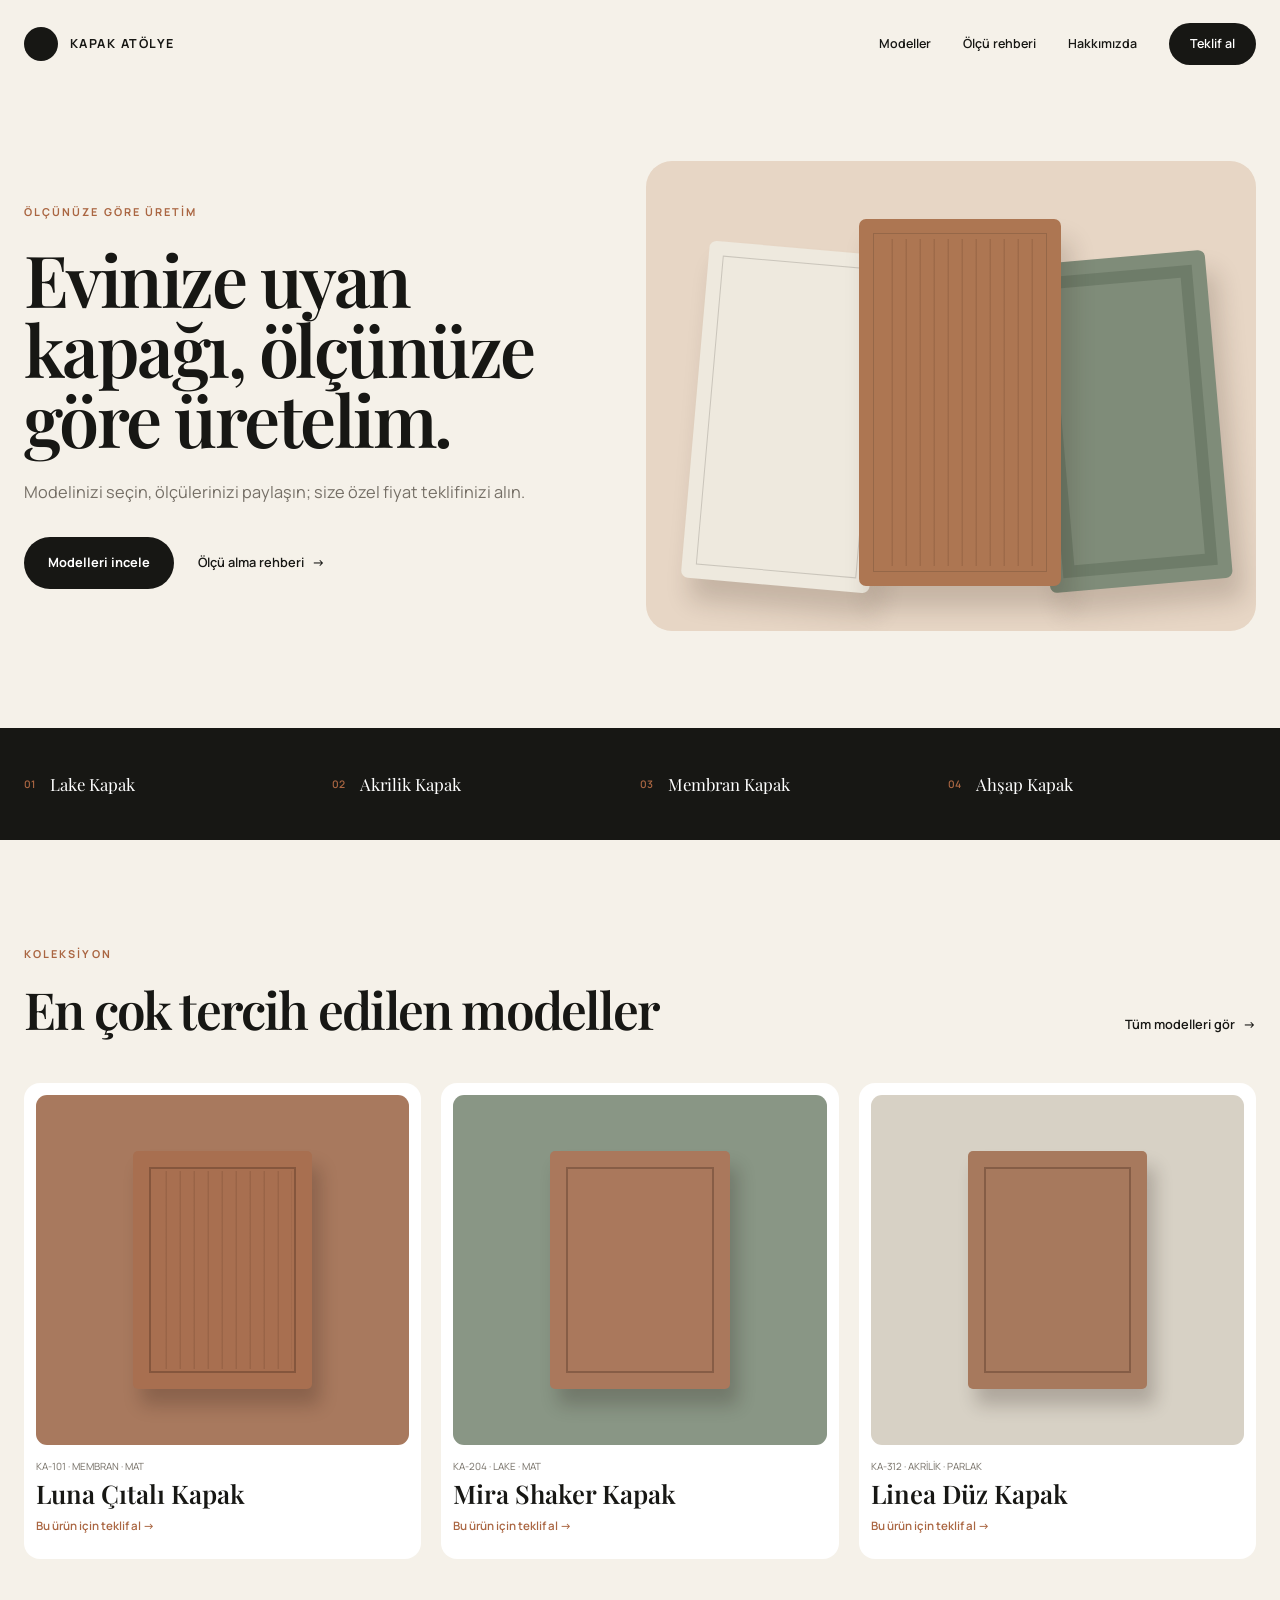
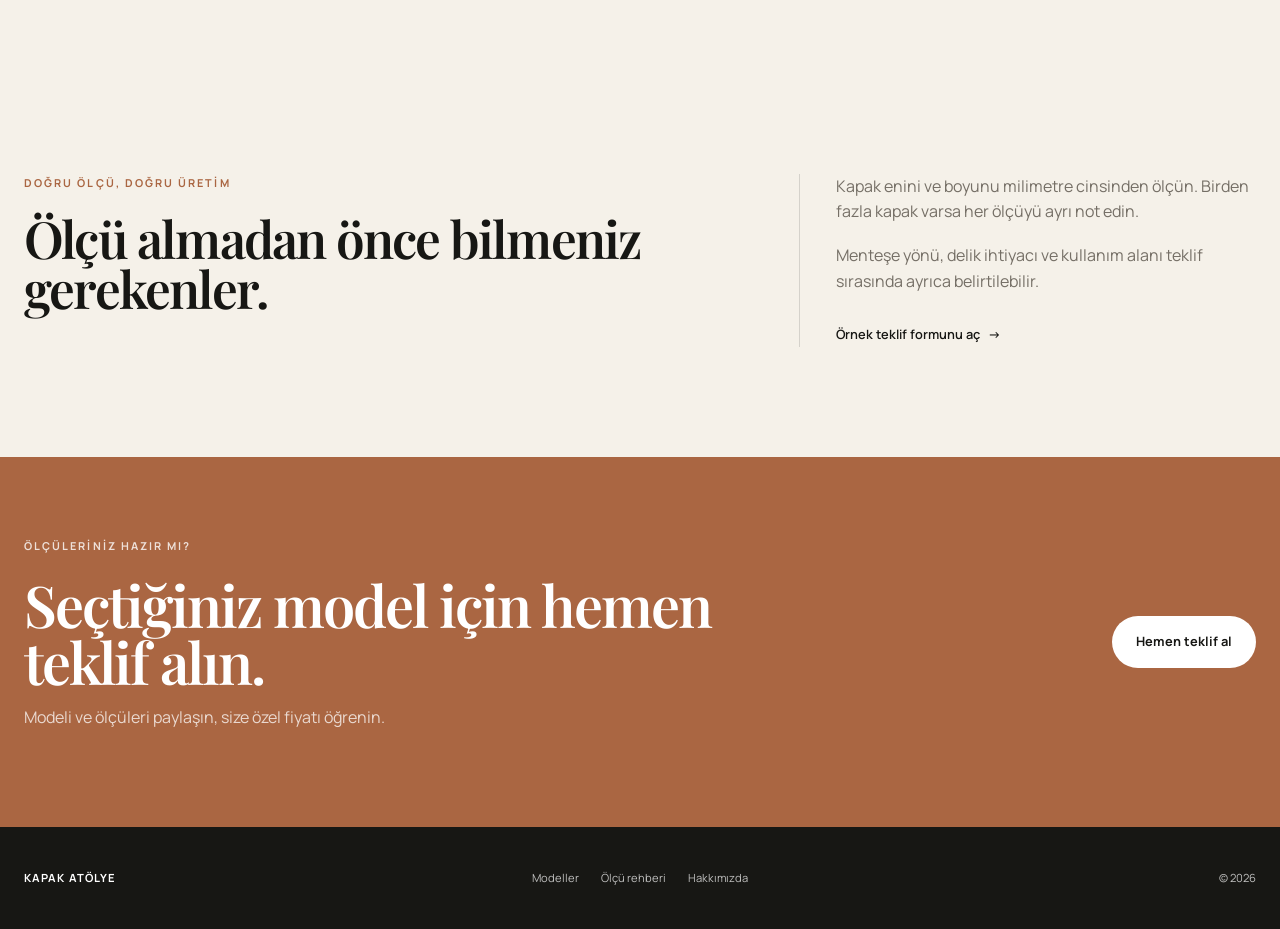
<file: index.html>
<!doctype html>
<html lang="tr">
  <head>
    <meta charset="UTF-8" />
    <meta name="viewport" content="width=device-width, initial-scale=1" />
    <meta name="robots" content="noindex, nofollow" />
    <meta name="description" content="Ölçünüze özel dolap kapağı modelleri ve hızlı teklif." />
    <meta name="theme-color" content="#f5f1e9" />
    <title>Kapak Atölye | Ölçünüze Özel Dolap Kapakları</title>
    <link rel="preconnect" href="https://fonts.googleapis.com" />
    <link rel="preconnect" href="https://fonts.gstatic.com" crossorigin />
    <link href="https://fonts.googleapis.com/css2?family=Manrope:wght@400;500;600;700&family=Playfair+Display:wght@600&display=swap" rel="stylesheet" />
    <link rel="stylesheet" href="styles.css" />
  </head>
  <body>
    <header class="site-header" id="top">
      <a class="brand" href="#top" aria-label="Kapak Atölye ana sayfa">
        <span class="brand-mark" aria-hidden="true"></span>
        <span>KAPAK ATÖLYE</span>
      </a>
      <button class="menu-toggle" type="button" aria-controls="main-nav" aria-expanded="false">
        <span></span><span></span><span class="sr-only">Menüyü aç</span>
      </button>
      <nav class="main-nav" id="main-nav" aria-label="Ana menü">
        <a href="#modeller">Modeller</a>
        <a href="#olcu">Ölçü rehberi</a>
        <a href="#hakkimizda">Hakkımızda</a>
        <a class="nav-cta" href="product.html">Teklif al</a>
      </nav>
    </header>

    <main>
      <section class="hero">
        <div class="hero-copy">
          <p class="eyebrow">Ölçünüze göre üretim</p>
          <h1>Evinize uyan kapağı, ölçünüze göre üretelim.</h1>
          <p class="lead">Modelinizi seçin, ölçülerinizi paylaşın; size özel fiyat teklifinizi alın.</p>
          <div class="hero-actions">
            <a class="button button-dark" href="#modeller">Modelleri incele</a>
            <a class="text-link" href="#olcu">Ölçü alma rehberi <span>→</span></a>
          </div>
        </div>

        <div class="door-stage" aria-label="Üç farklı dolap kapağı modeli">
          <div class="door door-plain"><span></span></div>
          <div class="door door-fluted"><span></span></div>
          <div class="door door-shaker"><span></span></div>
        </div>
      </section>

      <nav class="category-strip" aria-label="Ürün kategorileri">
        <a href="#modeller"><small>01</small> Lake Kapak</a>
        <a href="#modeller"><small>02</small> Akrilik Kapak</a>
        <a href="#modeller"><small>03</small> Membran Kapak</a>
        <a href="#modeller"><small>04</small> Ahşap Kapak</a>
      </nav>

      <section class="section models" id="modeller">
        <div class="section-heading">
          <div>
            <p class="eyebrow">Koleksiyon</p>
            <h2>En çok tercih edilen modeller</h2>
          </div>
          <a class="text-link" href="#modeller">Tüm modelleri gör <span>→</span></a>
        </div>

        <div class="product-grid">
          <a class="product-card" href="product.html">
            <div class="product-visual visual-clay"><div class="mini-door mini-fluted"></div></div>
            <p>KA-101 · MEMBRAN · MAT</p>
            <h3>Luna Çıtalı Kapak</h3>
            <span>Bu ürün için teklif al →</span>
          </a>
          <a class="product-card" href="product.html">
            <div class="product-visual visual-sage"><div class="mini-door mini-shaker"></div></div>
            <p>KA-204 · LAKE · MAT</p>
            <h3>Mira Shaker Kapak</h3>
            <span>Bu ürün için teklif al →</span>
          </a>
          <a class="product-card" href="product.html">
            <div class="product-visual visual-stone"><div class="mini-door mini-plain"></div></div>
            <p>KA-312 · AKRİLİK · PARLAK</p>
            <h3>Linea Düz Kapak</h3>
            <span>Bu ürün için teklif al →</span>
          </a>
        </div>
      </section>

      <section class="info-section" id="olcu">
        <div>
          <p class="eyebrow">Doğru ölçü, doğru üretim</p>
          <h2>Ölçü almadan önce bilmeniz gerekenler.</h2>
        </div>
        <div class="info-copy">
          <p>Kapak enini ve boyunu milimetre cinsinden ölçün. Birden fazla kapak varsa her ölçüyü ayrı not edin.</p>
          <p>Menteşe yönü, delik ihtiyacı ve kullanım alanı teklif sırasında ayrıca belirtilebilir.</p>
          <a class="text-link" href="product.html">Örnek teklif formunu aç <span>→</span></a>
        </div>
      </section>

      <section class="quote-banner">
        <div><p class="eyebrow light">Ölçüleriniz hazır mı?</p><h2>Seçtiğiniz model için hemen teklif alın.</h2><p>Modeli ve ölçüleri paylaşın, size özel fiyatı öğrenin.</p></div>
        <a class="button button-light" href="product.html">Hemen teklif al</a>
      </section>
    </main>

    <footer id="hakkimizda">
      <strong>KAPAK ATÖLYE</strong>
      <nav><a href="#modeller">Modeller</a><a href="#olcu">Ölçü rehberi</a><a href="#hakkimizda">Hakkımızda</a></nav>
      <span>© <span id="year"></span></span>
    </footer>
    <script src="script.js"></script>
  </body>
</html>
</file>
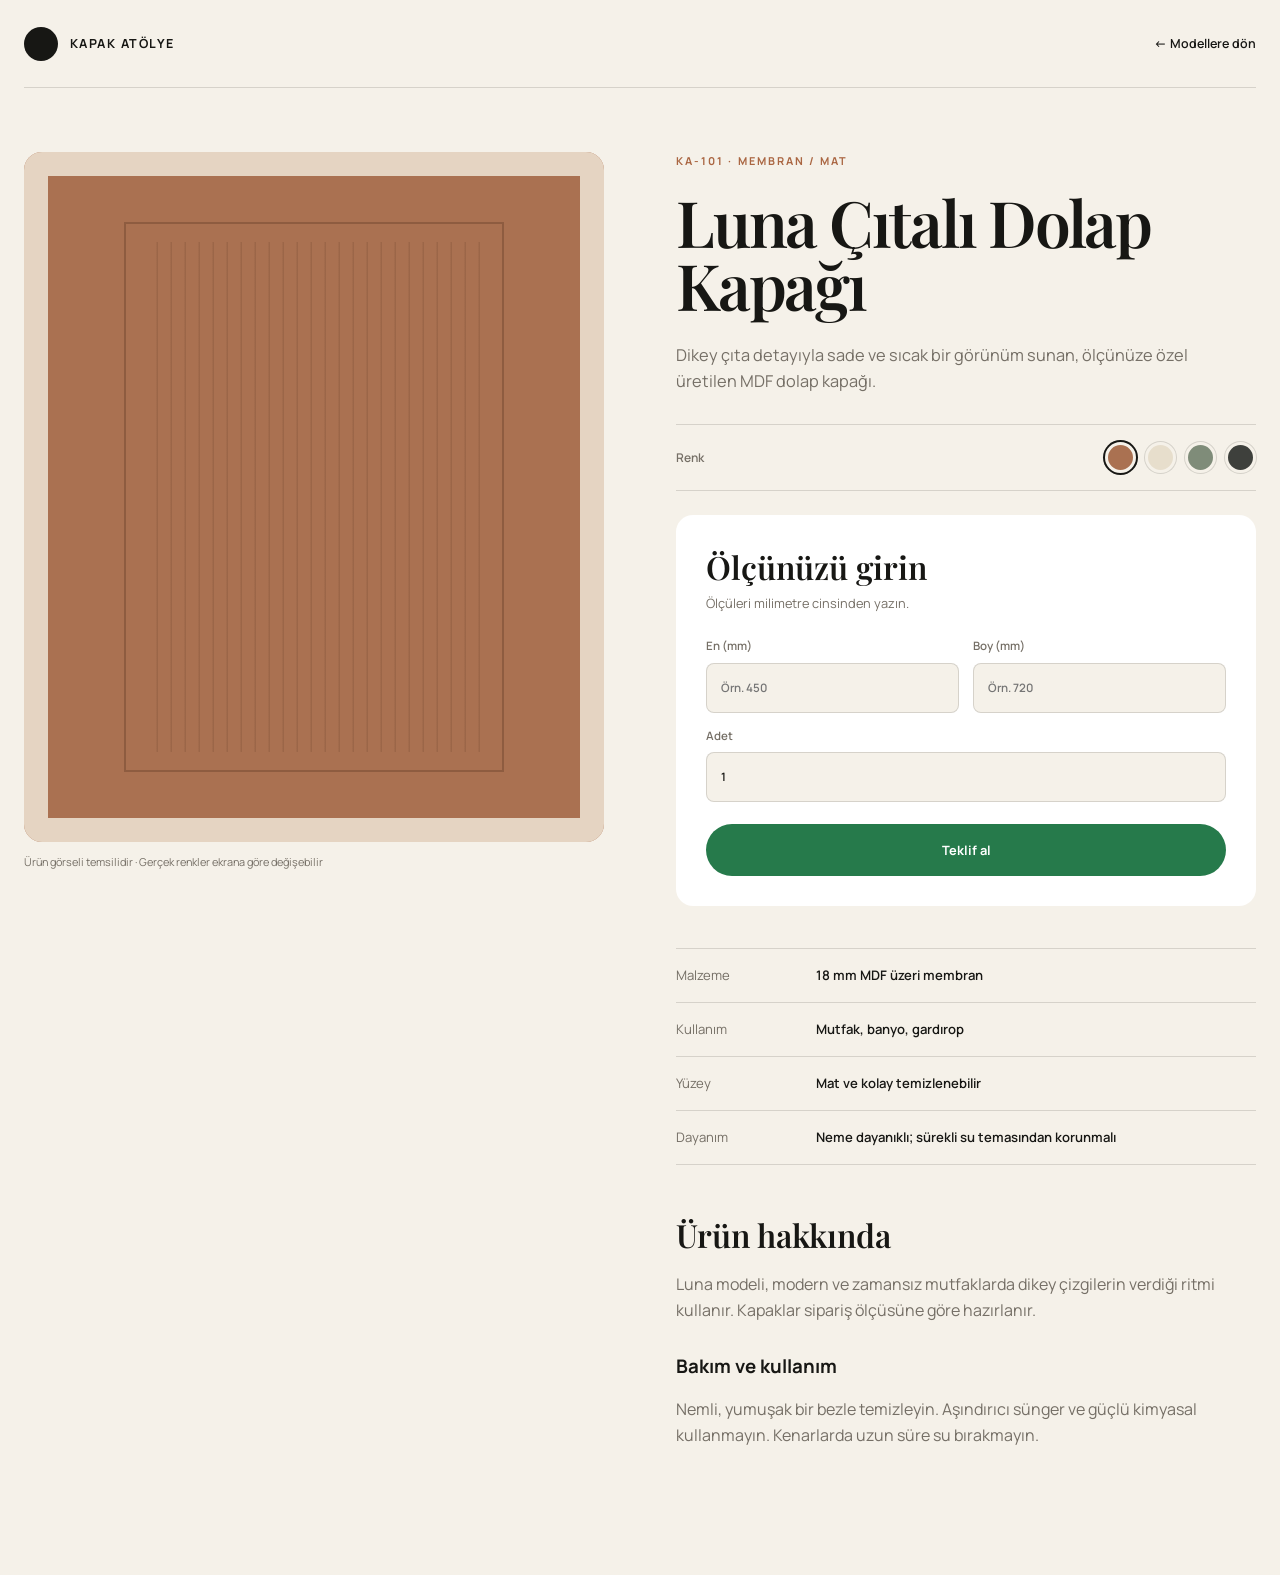
<file: product.html>
<!doctype html>
<html lang="tr">
  <head>
    <meta charset="UTF-8" />
    <meta name="viewport" content="width=device-width, initial-scale=1" />
    <meta name="robots" content="noindex, nofollow" />
    <meta name="theme-color" content="#f5f1e9" />
    <title>Luna Çıtalı Kapak | Kapak Atölye</title>
    <link rel="preconnect" href="https://fonts.googleapis.com" />
    <link rel="preconnect" href="https://fonts.gstatic.com" crossorigin />
    <link href="https://fonts.googleapis.com/css2?family=Manrope:wght@400;500;600;700&family=Playfair+Display:wght@600&display=swap" rel="stylesheet" />
    <link rel="stylesheet" href="styles.css" />
  </head>
  <body>
    <header class="site-header product-header">
      <a class="brand" href="index.html"><span class="brand-mark"></span><span>KAPAK ATÖLYE</span></a>
      <a class="back-link" href="index.html">← Modellere dön</a>
    </header>

    <main class="product-page">
      <div class="product-gallery">
        <div class="large-door"><span></span></div>
        <p>Ürün görseli temsilidir · Gerçek renkler ekrana göre değişebilir</p>
      </div>

      <div class="product-detail">
        <p class="eyebrow">KA-101 · MEMBRAN / MAT</p>
        <h1>Luna Çıtalı Dolap Kapağı</h1>
        <p class="lead">Dikey çıta detayıyla sade ve sıcak bir görünüm sunan, ölçünüze özel üretilen MDF dolap kapağı.</p>

        <div class="finish-picker" aria-label="Renk seçenekleri">
          <span>Renk</span>
          <div><button class="swatch is-selected swatch-clay" type="button" aria-label="Toprak tonu" aria-pressed="true"></button><button class="swatch swatch-cream" type="button" aria-label="Krem" aria-pressed="false"></button><button class="swatch swatch-sage" type="button" aria-label="Adaçayı" aria-pressed="false"></button><button class="swatch swatch-charcoal" type="button" aria-label="Antrasit" aria-pressed="false"></button></div>
        </div>

        <section class="quote-form" aria-labelledby="quote-title">
          <h2 id="quote-title">Ölçünüzü girin</h2>
          <p>Ölçüleri milimetre cinsinden yazın.</p>
          <form id="quote-form">
            <div class="field-row">
              <label>En (mm)<input name="width" type="number" inputmode="numeric" min="1" placeholder="Örn. 450" required /></label>
              <label>Boy (mm)<input name="height" type="number" inputmode="numeric" min="1" placeholder="Örn. 720" required /></label>
            </div>
            <label>Adet<input name="quantity" type="number" inputmode="numeric" min="1" value="1" required /></label>
            <button class="button button-whatsapp" type="submit">Teklif al</button>
          </form>
        </section>

        <div class="feature-list">
          <div><span>Malzeme</span><strong>18 mm MDF üzeri membran</strong></div>
          <div><span>Kullanım</span><strong>Mutfak, banyo, gardırop</strong></div>
          <div><span>Yüzey</span><strong>Mat ve kolay temizlenebilir</strong></div>
          <div><span>Dayanım</span><strong>Neme dayanıklı; sürekli su temasından korunmalı</strong></div>
        </div>

        <section class="product-copy">
          <h2>Ürün hakkında</h2>
          <p>Luna modeli, modern ve zamansız mutfaklarda dikey çizgilerin verdiği ritmi kullanır. Kapaklar sipariş ölçüsüne göre hazırlanır.</p>
          <h3>Bakım ve kullanım</h3>
          <p>Nemli, yumuşak bir bezle temizleyin. Aşındırıcı sünger ve güçlü kimyasal kullanmayın. Kenarlarda uzun süre su bırakmayın.</p>
        </section>
      </div>
    </main>
    <a class="mobile-sticky-cta" href="#quote-title">Ölçü girip teklif al</a>
    <script src="script.js"></script>
  </body>
</html>
</file>
<file: styles.css>
:root {
  --ink: #171714;
  --paper: #f5f1e9;
  --white: #fff;
  --clay: #aa6642;
  --clay-dark: #925236;
  --sage: #7f8c79;
  --muted: #756f66;
  --line: rgba(23, 23, 20, .14);
  --max: 1240px;
}

* { box-sizing: border-box; }
html { scroll-behavior: smooth; }
body { margin: 0; overflow-x: hidden; color: var(--ink); background: var(--paper); font: 400 16px/1.6 "Manrope", sans-serif; }
a { color: inherit; text-decoration: none; }
button, input { font: inherit; }
.sr-only { position: absolute; width: 1px; height: 1px; padding: 0; margin: -1px; overflow: hidden; clip: rect(0,0,0,0); white-space: nowrap; border: 0; }

.site-header { width: min(calc(100% - 48px), var(--max)); height: 88px; margin: 0 auto; display: flex; align-items: center; justify-content: space-between; }
.brand { display: inline-flex; align-items: center; gap: 12px; font-size: .78rem; font-weight: 700; letter-spacing: .12em; white-space: nowrap; }
.brand-mark { width: 34px; aspect-ratio: 1; flex: 0 0 auto; border-radius: 50%; background: var(--ink); }
.main-nav { display: flex; align-items: center; gap: 32px; font-size: .78rem; font-weight: 600; }
.nav-cta { padding: 11px 21px; color: var(--white); border-radius: 999px; background: var(--ink); }
.menu-toggle { display: none; padding: 8px 2px; color: var(--ink); border: 0; background: transparent; }
.menu-toggle > span:not(.sr-only) { display: block; width: 25px; height: 2px; margin: 6px 0; background: currentColor; }

.hero { width: min(calc(100% - 48px), var(--max)); min-height: 640px; margin: 0 auto; padding: 58px 0 82px; display: grid; grid-template-columns: .95fr 1.05fr; gap: 70px; align-items: center; }
.eyebrow { margin: 0 0 22px; color: var(--clay); font-size: .68rem; font-weight: 700; letter-spacing: .19em; text-transform: uppercase; }
.hero h1, .section-heading h2, .info-section h2, .quote-banner h2, .product-detail > h1 { margin: 0; font-family: "Playfair Display", serif; font-weight: 600; line-height: .98; letter-spacing: -.035em; }
.hero h1 { max-width: 600px; font-size: clamp(3.3rem, 5.6vw, 5.4rem); }
.lead { max-width: 550px; margin: 25px 0 0; color: var(--muted); font-size: 1.02rem; }
.hero-actions { display: flex; align-items: center; gap: 24px; margin-top: 32px; }
.button { display: inline-flex; min-height: 52px; padding: 0 24px; align-items: center; justify-content: center; border: 0; border-radius: 999px; font-size: .8rem; font-weight: 700; cursor: pointer; }
.button-dark { color: var(--white); background: var(--ink); }
.text-link { display: inline-flex; align-items: center; gap: 8px; font-size: .8rem; font-weight: 600; }

.door-stage { position: relative; min-height: 470px; border-radius: 26px; background: #e7d6c5; overflow: hidden; }
.door { position: absolute; bottom: 45px; border-radius: 7px; box-shadow: 10px 22px 25px rgba(45, 28, 18, .18); }
.door span { position: absolute; inset: 14px; border: 1px solid rgba(40, 35, 28, .18); }
.door-plain { width: 31%; height: 72%; left: 8%; background: #eee9de; transform: rotate(5deg); }
.door-fluted { z-index: 2; width: 33%; height: 78%; left: 35%; background: #ad7652; }
.door-fluted::after, .mini-fluted::after, .large-door::after { content: ""; position: absolute; inset: 20px; background: repeating-linear-gradient(90deg, transparent 0 12px, rgba(70, 39, 21, .15) 13px 14px); }
.door-shaker { width: 30%; height: 70%; right: 6%; background: var(--sage); transform: rotate(-5deg); }
.door-shaker span { border-width: 12px; border-color: rgba(35, 50, 35, .18); }

.category-strip { display: grid; grid-template-columns: repeat(4, 1fr); padding: 0 max(24px, calc((100% - var(--max)) / 2)); color: var(--white); background: var(--ink); }
.category-strip a { min-height: 112px; display: flex; align-items: center; gap: 15px; font-family: "Playfair Display", serif; font-size: 1.05rem; }
.category-strip small { color: var(--clay); font: 600 .65rem "Manrope", sans-serif; }

.section { width: min(calc(100% - 48px), var(--max)); margin: 0 auto; padding: 105px 0; }
.section-heading { margin-bottom: 48px; display: flex; align-items: end; justify-content: space-between; gap: 30px; }
.section-heading h2, .info-section h2 { max-width: 650px; font-size: clamp(2.5rem, 4vw, 4rem); }
.product-grid { display: grid; grid-template-columns: repeat(3, 1fr); gap: 20px; }
.product-card { padding: 12px 12px 21px; border-radius: 16px; background: var(--white); }
.product-visual { height: 350px; display: grid; place-items: center; border-radius: 11px; overflow: hidden; }
.visual-clay { background: #a8795e; }
.visual-sage { background: #899685; }
.visual-stone { background: #d7d1c5; }
.mini-door { position: relative; width: 48%; height: 68%; border-radius: 5px; background: #a86f50; box-shadow: 8px 16px 18px rgba(30, 20, 12, .22); }
.mini-door::before { content: ""; position: absolute; inset: 16px; border: 2px solid rgba(60, 34, 22, .32); }
.mini-shaker { background: #aa785c; }
.mini-plain { background: #a7795d; }
.product-card p { margin: 14px 0 4px; color: var(--muted); font-size: .62rem; }
.product-card h3 { margin: 0; font: 600 clamp(1.4rem, 2vw, 2rem)/1.2 "Playfair Display", serif; }
.product-card > span { display: inline-block; margin-top: 8px; color: var(--clay); font-size: .72rem; font-weight: 600; }

.info-section { width: min(calc(100% - 48px), var(--max)); margin: 0 auto; padding: 110px 0; display: grid; grid-template-columns: 1.2fr .8fr; gap: 90px; align-items: start; }
.info-copy { padding-left: 36px; border-left: 1px solid var(--line); }
.info-copy p { margin: 0 0 18px; color: var(--muted); }
.info-copy .text-link { margin-top: 12px; }
.quote-banner { min-height: 370px; padding: 75px max(24px, calc((100% - var(--max)) / 2)); display: flex; align-items: center; justify-content: space-between; gap: 50px; color: var(--white); background: var(--clay); }
.quote-banner h2 { max-width: 760px; font-size: clamp(2.5rem, 4.5vw, 4.4rem); }
.quote-banner p:not(.eyebrow) { color: rgba(255,255,255,.75); }
.eyebrow.light { color: rgba(255,255,255,.8); }
.button-light { flex: 0 0 auto; color: var(--ink); background: var(--white); }

footer { padding: 42px max(24px, calc((100% - var(--max)) / 2)); display: grid; grid-template-columns: 1fr auto 1fr; align-items: center; gap: 35px; color: rgba(255,255,255,.72); background: var(--ink); font-size: .7rem; }
footer strong { color: var(--white); letter-spacing: .1em; }
footer nav { display: flex; gap: 22px; }
footer > span { text-align: right; }

.product-header { border-bottom: 1px solid var(--line); }
.back-link { font-size: .78rem; font-weight: 600; }
.product-page { width: min(calc(100% - 48px), var(--max)); margin: 0 auto; padding: 64px 0 110px; display: grid; grid-template-columns: 1fr 1fr; gap: 72px; align-items: start; }
.product-gallery { position: sticky; top: 24px; }
.product-gallery > p { color: var(--muted); font-size: .68rem; }
.large-door { position: relative; width: 100%; min-height: 690px; border-radius: 18px; background: #aa7151; box-shadow: inset 0 0 0 24px #e5d4c2; }
.large-door span { position: absolute; inset: 70px 100px; border: 2px solid rgba(70, 38, 20, .28); }
.large-door::after { inset: 90px 120px; }
.product-detail > h1 { font-size: clamp(3rem, 5vw, 5.2rem); }
.finish-picker { margin-top: 30px; display: flex; align-items: center; justify-content: space-between; gap: 20px; padding: 17px 0; border-top: 1px solid var(--line); border-bottom: 1px solid var(--line); color: var(--muted); font-size: .75rem; font-weight: 600; }
.finish-picker > div { display: flex; gap: 9px; }
.swatch { width: 31px; height: 31px; padding: 0; border: 3px solid var(--paper); border-radius: 50%; box-shadow: 0 0 0 1px var(--line); cursor: pointer; }
.swatch.is-selected { box-shadow: 0 0 0 2px var(--ink); }
.swatch-clay { background: #aa7151; }.swatch-cream { background: #e7decc; }.swatch-sage { background: #7f8c79; }.swatch-charcoal { background: #3e403c; }
.feature-list { margin: 42px 0; border-top: 1px solid var(--line); }
.feature-list > div { padding: 16px 0; display: grid; grid-template-columns: 120px 1fr; gap: 20px; border-bottom: 1px solid var(--line); font-size: .82rem; }
.feature-list span { color: var(--muted); }
.feature-list strong { font-weight: 600; }
.quote-form { margin-top: 24px; padding: 30px; border-radius: 17px; background: var(--white); }
.quote-form h2, .product-copy h2 { margin: 0; font: 600 2rem "Playfair Display", serif; }
.quote-form > p { margin: 5px 0 24px; color: var(--muted); font-size: .8rem; }
.field-row { display: grid; grid-template-columns: 1fr 1fr; gap: 14px; }
.quote-form label { display: grid; gap: 7px; margin-bottom: 14px; color: var(--muted); font-size: .72rem; font-weight: 600; }
.quote-form input[type="number"] { width: 100%; min-height: 50px; padding: 0 14px; color: var(--ink); border: 1px solid var(--line); border-radius: 8px; background: var(--paper); }
.button-whatsapp { width: 100%; margin-top: 8px; color: var(--white); background: #267a4b; }
.product-copy { margin-top: 48px; }
.product-copy h3 { margin: 28px 0 8px; }
.product-copy p { color: var(--muted); }

.mobile-sticky-cta { display: none; }

@media (max-width: 900px) {
  .site-header { width: calc(100% - 32px); height: 76px; }
  .menu-toggle { display: block; z-index: 5; }
  .main-nav { display: none; position: absolute; z-index: 4; top: 68px; left: 16px; right: 16px; padding: 24px; flex-direction: column; align-items: stretch; gap: 20px; border-radius: 15px; color: var(--white); background: var(--ink); box-shadow: 0 16px 35px rgba(0,0,0,.18); }
  .main-nav.is-open { display: flex; }
  .nav-cta { text-align: center; color: var(--ink); background: var(--white); }
  .hero { width: calc(100% - 32px); min-height: auto; padding: 34px 0 58px; grid-template-columns: 1fr; gap: 34px; }
  .hero h1 { max-width: 100%; font-size: clamp(2.7rem, 11.7vw, 4rem); }
  .hero-actions { align-items: flex-start; flex-direction: column; gap: 14px; }
  .door-stage { min-height: 390px; }
  .category-strip { padding: 0 16px; display: flex; gap: 34px; overflow-x: auto; scroll-snap-type: x mandatory; scrollbar-width: none; }
  .category-strip::-webkit-scrollbar { display: none; }
  .category-strip a { min-width: 175px; min-height: 94px; scroll-snap-align: start; }
  .section { width: calc(100% - 32px); padding: 76px 0; }
  .section-heading { align-items: flex-start; flex-direction: column; gap: 20px; }
  .section-heading h2, .info-section h2 { font-size: clamp(2.35rem, 10vw, 3.4rem); }
  .product-grid { grid-template-columns: 1fr; }
  .product-visual { height: 330px; }
  .info-section { width: calc(100% - 32px); padding: 76px 0; grid-template-columns: 1fr; gap: 34px; }
  .info-copy { padding: 0; border: 0; }
  .quote-banner { min-height: 440px; padding: 68px 16px; align-items: flex-start; flex-direction: column; justify-content: center; gap: 28px; }
  .quote-banner h2 { font-size: clamp(2.4rem, 10vw, 3.5rem); }
  .button-light { width: 100%; }
  footer { grid-template-columns: 1fr; }
  footer nav { flex-wrap: wrap; }
  footer > span { text-align: left; }
  .back-link { font-size: .7rem; }
  .product-page { width: calc(100% - 32px); padding: 28px 0 76px; grid-template-columns: 1fr; gap: 42px; }
  .product-gallery { position: static; }
  .large-door { min-height: 310px; box-shadow: inset 0 0 0 13px #e5d4c2; }
  .large-door span { inset: 38px 58px; }
  .large-door::after { inset: 52px 72px; }
  .product-detail > h1 { font-size: clamp(2.8rem, 12vw, 4rem); }
  .feature-list > div { grid-template-columns: 95px 1fr; }
  .quote-form { padding: 22px 18px; }
  .mobile-sticky-cta { position: fixed; z-index: 10; left: 16px; right: 16px; bottom: max(12px, env(safe-area-inset-bottom)); min-height: 52px; display: flex; align-items: center; justify-content: center; color: var(--white); border-radius: 999px; background: var(--ink); box-shadow: 0 12px 32px rgba(0,0,0,.25); font-size: .78rem; font-weight: 700; }
  .product-page { padding-bottom: 105px; }
}

@media (max-width: 390px) {
  .brand { gap: 9px; font-size: .68rem; }
  .brand-mark { width: 29px; }
  .hero { padding-top: 35px; }
  .hero h1 { font-size: 2.55rem; }
  .lead { font-size: .92rem; }
  .door-stage { min-height: 330px; }
  .field-row { grid-template-columns: 1fr; gap: 0; }
}

@media (prefers-reduced-motion: reduce) {
  html { scroll-behavior: auto; }
}
</file>
